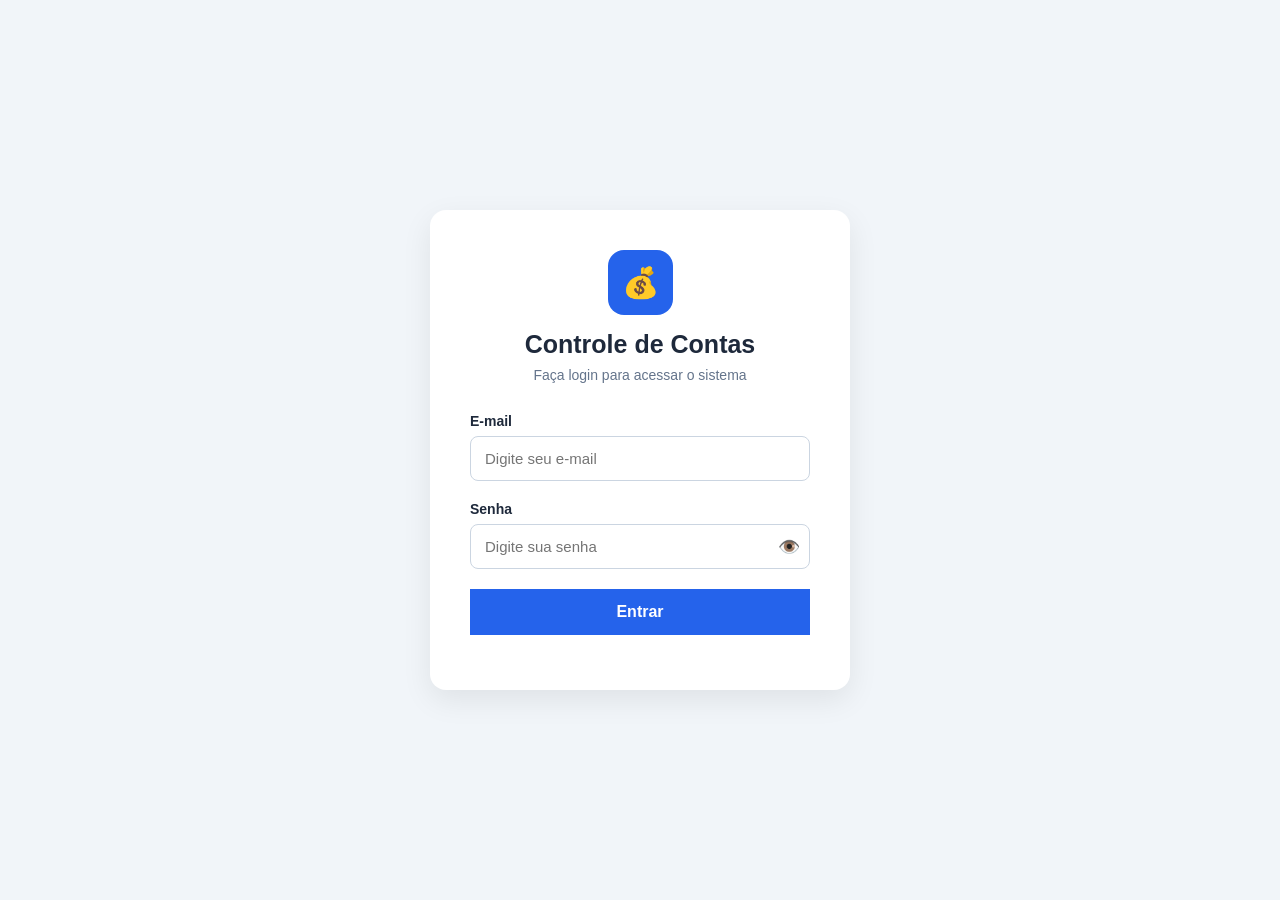
<file: index.html>
<!DOCTYPE html>
<html lang="pt-BR">

<head>
    <meta charset="UTF-8">
    <meta name="viewport" content="width=device-width, initial-scale=1.0">

    <title>Login | Controle de Contas</title>

    <link rel="stylesheet" href="css/styles.css">
</head>

<body>

    <main class="login-container">

        <section class="login-card">

            <div class="login-header">
                <div class="logo">💰</div>

                <h1>Controle de Contas</h1>

                <p>Faça login para acessar o sistema</p>
            </div>

            <form id="loginForm">

                <div class="form-group">
                    <label for="email">E-mail</label>

                    <input type="email" id="email" placeholder="Digite seu e-mail" required>
                </div>

                <div class="form-group">
                    <label for="password">Senha</label>

                    <div class="password-container">

                        <input type="password" id="password" placeholder="Digite sua senha" required>

                        <button type="button" id="togglePassword" class="toggle-password">
                            👁️
                        </button>

                    </div>
                </div>

                <button type="submit" class="btn-login">
                    Entrar
                </button>

                <p id="loginMessage" class="login-message"></p>

            </form>

        </section>

    </main>

    <script src="js/login.js"></script>

</body>

</html>
</file>
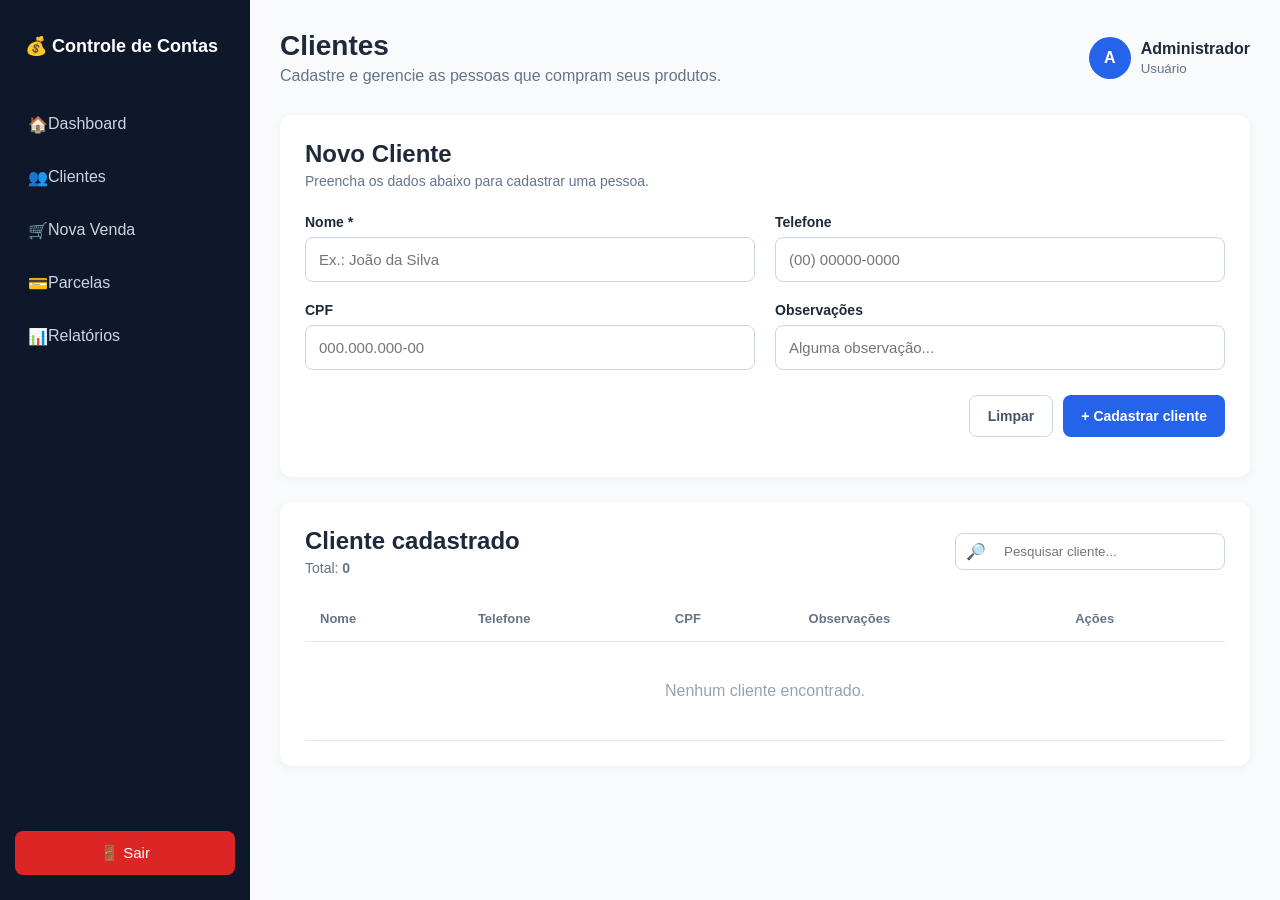
<file: clientes.html>
<!DOCTYPE html>
<html lang="pt-BR">
<head>
    <meta charset="UTF-8">
    <meta name="viewport" content="width=device-width, initial-scale=1.0">
    <title>Clientes | Controle de Contas</title>
    <link rel="stylesheet" href="css/dashboard.css">
    <link rel="stylesheet" href="css/clientes.css">
</head>
<body>
    <div class="app">
        <!-- MENU -->

        <aside class="sidebar">
            <div class="sidebar-logo">
                💰
                Controle de Contas
            </div>

            <nav>
                <a href="dashboard.html">
                    🏠
                    <span>Dashboard</span>
                </a>
                <a href="clientes.html">
                    👥
                    <span>Clientes</span>
                </a>

                <a href="nova-venda.html">
                    🛒
                    <span>Nova Venda</span>
                </a>

                <a href="#">
                    💳
                    <span>Parcelas</span>
                </a>

                <a href="#">
                    📊
                    <span>Relatórios</span>
                </a>
            </nav>

            <button
                id="logoutButton"
                class="logout"
            >
                🚪 Sair
            </button>
        </aside>

        <!-- CONTEÚDO -->
        <main class="main-content">
            <header class="topbar">
                <div>
                    <h1>Clientes</h1>

                    <p>
                        Cadastre e gerencie as pessoas que compram seus produtos.
                    </p>
                </div>

                <div class="user-info">
                    <div class="user-avatar">
                        A
                    </div>

                    <div>
                        <strong>Administrador</strong>
                        <small>Usuário</small>
                    </div>
                </div>
            </header>

            <!-- FORMULÁRIO -->
             <section class="form-card">
                <div class="section-title">
                    <div>
                        <h2>
                            Novo Cliente
                        </h2>

                        <p>Preencha os dados abaixo para cadastrar uma pessoa.</p>
                    </div>
                </div>

                <form id="clienteForm">
                    <div class="form-grid">
                        <div class="form-group">
                            <label for="nome">
                                Nome *
                            </label>

                            <input  type="text" id="nome"
                            placeholder="Ex.: João da Silva"
                            required
                            >
                        </div>

                        <div class="form-group">
                            <label for="telefone">
                                Telefone
                            </label>

                            <input type="tel" id="telefone"
                            placeholder="(00) 00000-0000"
                            >
                        </div>

                        <div class="form-group">
                            <label for="cpf">
                                CPF
                            </label>
                            <input type="text" id="cpf"
                            placeholder="000.000.000-00"
                            >
                        </div>

                        <div class="form-group">
                            <label for="observacoes">
                                Observações
                            </label>

                            <input
                                type="text"
                                id="observacoes"
                                placeholder="Alguma observação..."
                            />
                        </div>
                    </div>

                    <div class="form-actions">
                        <button class="btn-secondary"
                        type="reset"
                        >
                            Limpar
                        </button>

                        <button
                            type="submit"
                            class="btn-primary"
                        >
                            + Cadastrar cliente
                        </button>
                    </div>

                    <p id="clienteMessage"></p>
                </form>
             </section>

             <!-- LISTA -->
              <section class="clients-section">

                <div class="section-header">
                    <div>
                        <h2>Cliente  cadastrado</h2>

                        <p>Total: 
                            <strong id="totalClientes">0</strong>
                        </p>
                    </div>

                    <div class="search-box">
                        🔎
                        <input 
                            type="text"  
                            id="pesquisa"
                            placeholder="Pesquisar cliente..."
                        >
                    </div>
                </div>

                <div class="table-container">
                    <table>
                        <thead>
                            <tr>
                                <th>Nome</th>
                                <th>Telefone</th>
                                <th>CPF</th>
                                <th>Observações</th>
                                <th>Ações</th>
                            </tr>
                        </thead>

                        <tbody id="clientesTable"></tbody>
                    </table>
                </div>
              </section>
        </main>
    </div>

    <script src="js/clientes.js"></script>
</body>
</html>
</file>
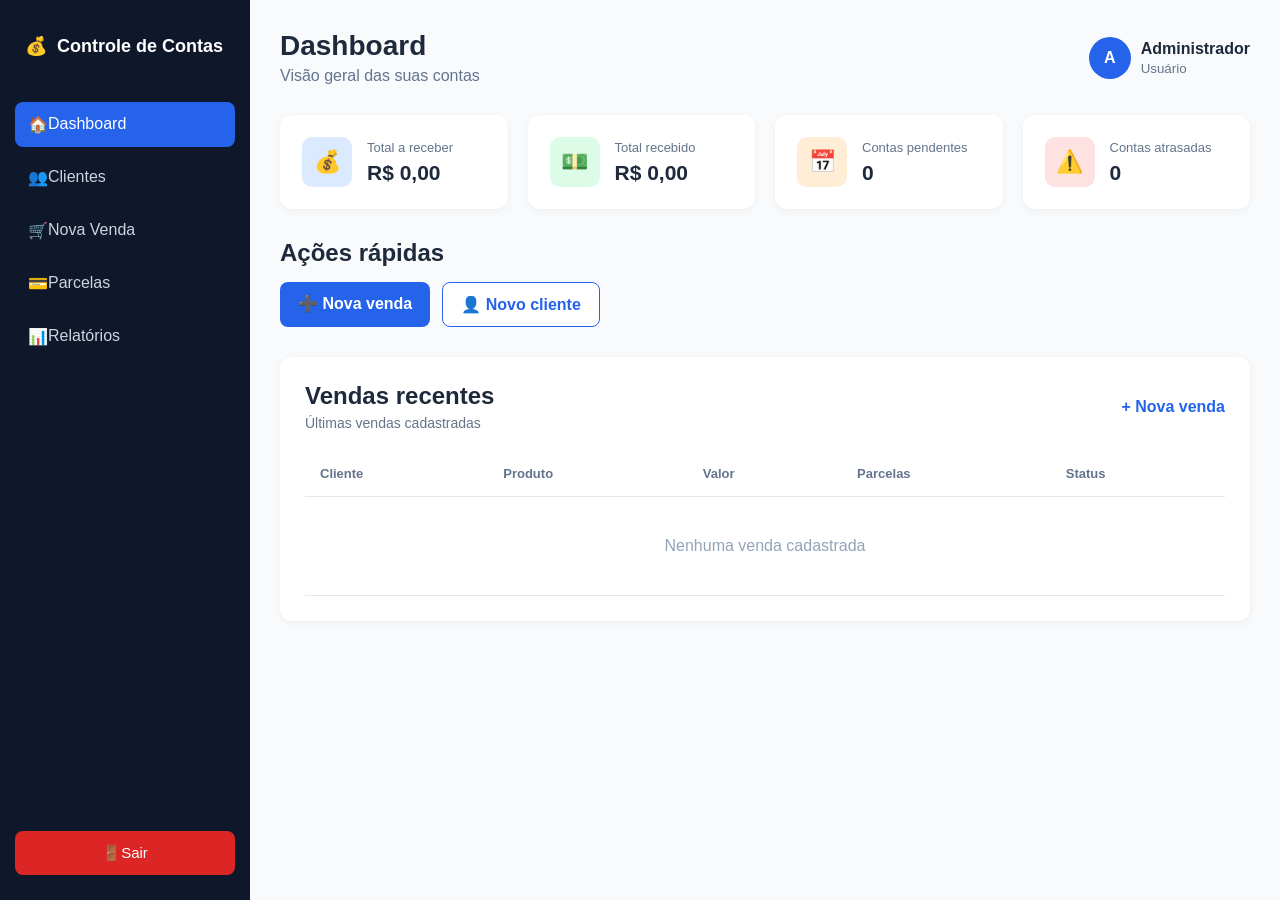
<file: dashboard.html>
<!DOCTYPE html>
<html lang="pt-BR">
<head>
    <meta charset="UTF-8">
    <meta name="viewport" content="width=device-width, initial-scale=1.0">
    <title>Dashboard | Controle de Contas</title>

    <link rel="stylesheet" href="css/dashboard.css">
</head>
<body>
   <div class="app">

    <!-- MENU LATERAL? -->

    <aside class="sidebar">
        <div class="sidebar-logo">
            💰
            <span>Controle de Contas</span>
        </div>

        <nav>
            <a href="dashboard.html" class="active">
                🏠
                <span>Dashboard</span>
            </a>

            <a href="clientes.html">
                👥
                <span>Clientes</span>
            </a>

            <a href="nova-venda.html">
                🛒
                <span>Nova Venda</span>
            </a>

            <a href="#">
                💳
                <span>Parcelas</span>
            </a>

            <a href="#">
                📊
                <span>Relatórios</span>
            </a>
        </nav>

        <button id="logoutButton" class="logout">
            🚪Sair
        </button>
    </aside>

    <!-- CONTEÚDO -->
     <main class="main-content">
        <header class="topbar">
            <div>
                <h1>Dashboard</h1>

                <p>Visão geral das suas contas</p>
            </div>

            <div class="user-info">
                <div class="user-avatar">
                    A
                </div>

                <div>
                    <strong>Administrador</strong>
                    <small>Usuário</small>
                </div>
            </div>
        </header>

        <!-- CARDS -->
         <section class="cards">
            <div class="card">
                <div class="card-icon blue">
                    💰
                </div>

                <div>
                    <span>Total a receber</span>

                    <strong id="totalReceber">
                        R$ 0,00
                    </strong>
                </div>
            </div>

            <div class="card">
                <div class="card-icon green">
                    💵
                </div>

                <div>
                    <span>Total recebido</span>

                    <strong id="totalRecebido">
                        R$ 0,00
                    </strong>
                </div>
            </div>

            <div class="card">
                <div class="card-icon orange">
                    📅
                </div>

                <div>
                    <span>
                        Contas pendentes
                    </span>

                    <strong id="contasPendentes">
                        0
                    </strong>
                </div>
            </div>

            <div class="card">
                <div class="card-icon red">
                    ⚠️
                </div>

                <div>
                    <span>
                        Contas atrasadas
                    </span>

                    <strong id="contasAtrasadas">
                        0
                    </strong>
                </div>
            </div>
         </section>

         <!-- AÇÕES RÁPIDAS -->

         <section class="quick-actions">
            <h2>Ações rápidas</h2>

            <div class="actions">
                <a href="nova-venda.html" class="action-button">
                    ➕ Nova venda
                </a>

                <a href="clientes.html" class="action-button secondary">
                    👤 Novo cliente
                </a>
            </div>
         </section>

         <!-- VENDAS -->

         <section class="recent-section">
            <div class="section-header">

                <div>
                    <h2>Vendas recentes</h2>
                    <p>Últimas vendas cadastradas</p>
                </div>

                <a href="nova-venda.html">
                    + Nova venda
                </a>
            </div>

            <div class="table-container">
                <table>
                    <thead>
                        <tr>
                            <th>Cliente</th>
                            <th>Produto</th>
                            <th>Valor</th>
                            <th>Parcelas</th>
                            <th>Status</th>
                        </tr>
                    </thead>

                    <tbody class="vendasTables">
                        <tr>
                            <td colspan="5" class="empty">
                                Nenhuma venda cadastrada
                            </td>
                        </tr>
                    </tbody>
                </table>
            </div>
         </section>
     </main>
   </div>

   <script src="js/dashboard.js"></script>
</body>
</html>
</file>
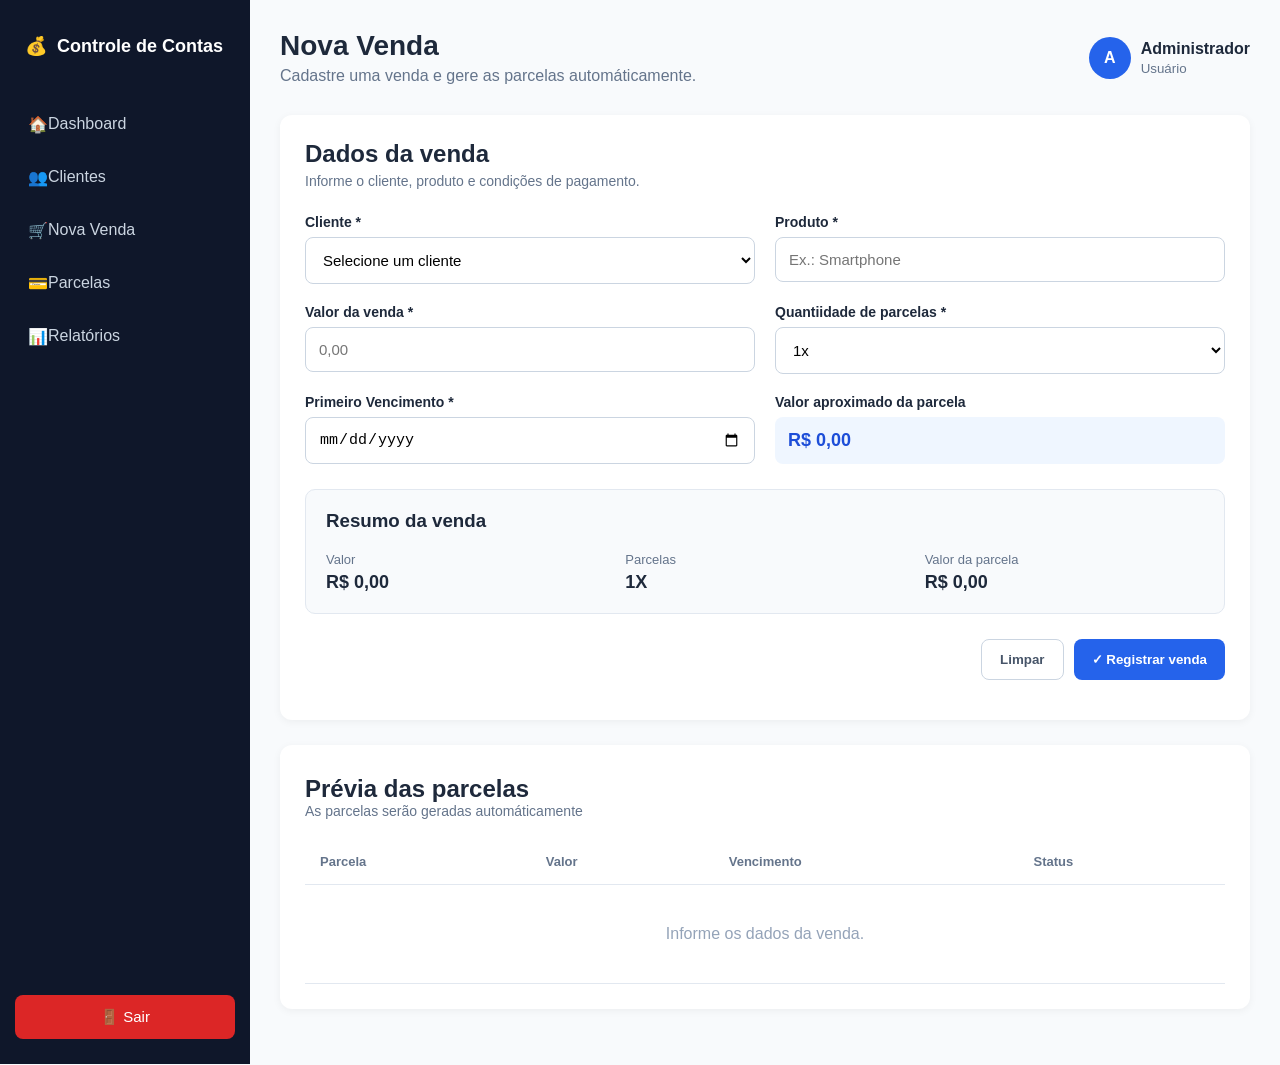
<file: nova-venda.html>
<!DOCTYPE html>
<html lang="pt-BR">

<head>
    <meta charset="UTF-8">
    <meta name="viewport" content="width=device-width, initial-scale=1.0">
    <title>Nova Venda | Controle de Contas</title>

    <link rel="stylesheet" href="css/dashboard.css">
    <link rel="stylesheet" href="css/venda.css">
</head>

<body>
    <div class="app">
        <aside class="sidebar">

            <div class="sidebar-logo">
                💰
                <span>Controle de Contas</span>
            </div>

            <nav>
                <a href="dashboard.html">
                    🏠
                    <span>Dashboard</span>
                </a>

                <a href="clientes.html">
                    👥
                    <span>Clientes</span>
                </a>

                <a href="nova-venda.html">
                    🛒
                    <span>Nova Venda</span>
                </a>

                <a href="#">
                    💳
                    <span>Parcelas</span>
                </a>

                <a href="#">
                    📊
                    <span>Relatórios</span>
                </a>
            </nav>

            <button id="logoutButton" class="logout">
                🚪 Sair
            </button>
        </aside>

        <main class="main-content">
            <header class="topbar">
                <div>
                    <h1>Nova Venda</h1>
                    <p>Cadastre uma venda e gere as parcelas automáticamente.</p>
                </div>

                <div class="user-info">
                    <div class="user-avatar">
                        A
                    </div>

                    <div>
                        <strong>Administrador</strong>
                        <small>Usuário</small>
                    </div>
                </div>
            </header>

            <section class="sale-card">
                <div class="section-title">
                    <h2>Dados da venda</h2>

                    <p>Informe o cliente, produto e condições de pagamento.</p>
                </div>

                <form id="vendaForm">
                    <div class="form-grid">
                        <div class="form-group">
                            <label for="cliente">
                                Cliente *
                            </label>

                            <select id="cliente" required>
                                <option value="">
                                    Selecione um cliente
                                </option>
                            </select>
                        </div>

                        <div class="form-group">
                            <label for="produto">
                                Produto *
                            </label>

                            <input type="text" id="produto" placeholder="Ex.: Smartphone" required />
                        </div>

                        <div class="form-group">
                            <label for="valor">
                                Valor da venda *
                            </label>

                            <input type="number" id="valor" placeholder="0,00" min="0.01" step="0.01" required />
                        </div>

                        <div class="form-group">
                            <label for="quantidadeParcelas">
                                Quantiidade de parcelas *
                            </label>

                            <select id="quantidadeParcelas">

                                <option value="1">1x</option>
                                <option value="2">2x</option>
                                <option value="3">3x</option>
                                <option value="4">4x</option>
                                <option value="5">5x</option>
                                <option value="6">6x</option>
                                <option value="7">7x</option>
                                <option value="8">8x</option>
                                <option value="9">9x</option>
                                <option value="10">10x</option>
                                <option value="11">11x</option>
                                <option value="12">12x</option>
                            </select>
                        </div>

                        <div class="form-group">
                            <label for="primeiroVencimento">
                                Primeiro Vencimento *
                            </label>

                            <input 
                                type="date" 
                                id="primeiroVencimento"
                                required    
                            >
                        </div>

                        <div class="form-group">
                            <label>
                                Valor aproximado da parcela
                            </label>

                            <div class="installment-value" id="valorParcela">
                                R$ 0,00
                            </div>
                        </div>
                    </div> 

                    <div class="preview">
                        <h3>Resumo da venda</h3>

                        <div class="preview-grid">
                            <div>
                                <span>Valor</span>
                                <strong id="resumoValor">
                                    R$ 0,00
                                </strong>
                            </div>

                            <div>
                                <span>Parcelas</span>
                                <strong id="resumoParcelas">
                                    1X
                                </strong>
                            </div>

                            <div>
                                <span>Valor da parcela</span>
                                <strong id="resumoValorParcela">
                                    R$ 0,00
                                </strong>
                            </div>
                        </div>
                    </div>

                    <div class="form-actions">
                        <button type="reset" class="btn-secondary">
                            Limpar
                        </button>

                        <button type="submit" class="btn-primary">
                            ✓ Registrar venda
                        </button>
                    </div>

                    <p id="vendaMessage"></p>

                </form>
            </section>

            <section class="installments-card">
                <h2>Prévia das parcelas</h2>

                <p class="description">
                    As parcelas serão geradas automáticamente
                </p>

                <div class="table-container">
                    <table>
                        <thead>
                            <tr>
                                <th>Parcela</th>
                                <th>Valor</th>
                                <th>Vencimento</th>
                                <th>Status</th>
                            </tr>
                        </thead>

                        <tbody id="previewParcelas">
                            <tr>
                                <td colspan="4" class="empty">
                                    Informe os dados da venda.
                                </td>
                            </tr>
                        </tbody>
                    </table>
                </div>
            </section>
        </main>
    </div>

    <script src="js/vendas.js"></script>
</body>

</html>
</file>
<file: css/styles.css>
* {
    margin: 0;
    padding:0;
    box-sizing: border-box;
}

body {
    font-family: Arial, sans-serif;
    background: #F1F5F9;
    color: #1E293B;
}

.login-container {
    min-height: 100vh;
    display: flex;
    align-items: center;
    justify-content: center;

    padding: 20px;
}

.login-card {
    width: 100%;
    max-width: 420px;

    background: white;
    padding: 40px;

    border-radius: 16px;
    box-shadow: 0 10px 30px rgba(0, 0, 0, 0.080);
}

.login-header {
    text-align: center;
    margin-bottom: 30px;
}

.logo {
    width: 65px;
    height: 65px;

    margin: 0 auto 15px;

    display: flex;
    align-items: center;
    justify-content: center;

    background: #2563EB;
    border-radius: 16px;
    font-size: 30px;
}

.login-header h1 {
    font-size: 25px;
    margin-bottom: 8px;
}

.login-header p {
    color: #64748B;
    font-size: 14px;
}

.form-group {
    margin-bottom: 20px;
}

.form-group label {
    display: block;
    margin-bottom: 7px;
    font-size: 14px;
    font-weight: bold;
}

.form-group input {
    width: 100%;
    padding: 13px 14px;
    border: 1px solid #CBD5E1;
    border-radius: 8px;
    font-size: 15px;
    outline: none;
    transition: 0.2s;
}

.form-group input:focus {
    border-color: #2563EB;
    box-shadow: 0 0 0 3px rgba(37, 99, 235, 0.1);
}

.password-container {
    position: relative;
}

.password-container input {
    padding-right: 45px;
}

.toggle-password {
    position: absolute;
    right: 10px;
    top: 50%;

    transform: translateY(-50%);
    border: none;
    background: transparent;
    cursor: pointer;
    font-size: 18px;
}

.btn-login {
    width: 100%;
    padding: 14px;
    border: none;
    background: #2563EB;
    color: white;
    font-size: 16px;
    font-weight: bold;
    cursor: pointer;
    transition: 0.2s;
}

.login-message {
    margin-top: 15px;
    text-align: center;
    font-size: 14px;
}
</file>
<file: css/dashboard.css>
* {
    margin: 0;
    padding: 0;
    box-sizing: border-box;
}

body {
    font-family: Arial, sans-serif;
    background: #F8FAFC;
    color: #1E293B;
}

.app {
    display: flex;
    min-height: 100vh;
}

/*SIDEBAR */

.sidebar {
    width: 250px;
    background: #0F172A;
    color: white;

    padding: 25px 15px;

    display: flex;
    flex-direction: column;
}

.sidebar-logo {
    display: flex;
    align-items: center;
    gap: 10px;

    font-size: 18px;
    font-weight: bold;

    padding: 10px;
    margin-bottom: 35px;
}

.sidebar-logo::first-letter {
    font-size: 25px;
}

.sidebar nav {
    display: flex;
    flex-direction: column;
    gap: 8px;
}

.sidebar nav a {
    color: #CBD5E1;
    text-decoration: none;
    padding: 13px;
    border-radius: 8px;
    display: flex;
    transition: 0.2s;
}

.sidebar nav a:hover,
.sidebar nav a.active {
    background: #2563EB;
    color: white;
}

.logout {
    margin-top: auto;
    padding: 13px;
    border: none;
    border-radius: 8px;
    background: #DC2626;
    color: white;
    font-size: 15px;
    cursor: pointer;
}

/* CONTEÚDO */
.main-content {
    flex: 1;
    padding: 30px;
}

/* TOPBAR */
.topbar {
    display: flex;
    justify-content: space-between;
    align-items: center;
    margin-bottom: 30px;
}

.topbar h1 {
    font-size: 28px;
    margin-bottom: 5px;
}

.topbar p {
    color: #64748B;
}

.user-info {
    display: flex;
    align-items: center;
    gap: 10px;
}

.user-avatar {
    width: 42px;
    height: 42px;
    border-radius: 50%;
    background: #2563EB;
    color: white;
    display: flex;
    align-items: center;
    justify-content: center;
    font-weight: bold;
}

.user-info small {
    display: block;
    color: #64748B;
    margin-top: 3px;
}

/* CARDS */
.cards {
    display: grid;
    grid-template-columns: repeat(4, 1fr);
    gap: 20px;
    margin-bottom: 30px;
}

.card {
    background: white;
    padding: 22px;
    border-radius: 12px;
    display: flex;
    align-items: center;
    gap: 15px;
    box-shadow: 0 2px 8px rgba(0, 0, 0, 0.05);
}

.card-icon {
    width: 50px;
    height: 50px;
    border-radius: 10px;
    display: flex;

    align-items: center;
    justify-content: center;
    font-size: 22px;
}

.blue {
    background: #dbeafe;
}

.green {
    background: #DCFCE7;
}

.orange {
    background: #FFEDD5;
}

.red {
    background: #FEE2E2;
}

.card span {
    display: block;
    color: #64748B;
    font-size: 13px;
    margin-bottom: 6px;
}

.card strong {
    font-size: 21px;
}

/* AÇÕES */
.quick-actions {
    margin-bottom: 30px;
}

.quick-actions h2 {
    margin-bottom: 15px;
}

.actions {
    display: flex;
    gap: 12px;
}

.action-button {
    display: inline-block;
    background: #2563EB;
    color: white;
    text-decoration: none;
    padding: 12px 18px;
    border-radius: 8px;
    font-weight: bold;
}

.action-button.secondary {
    background: white;
    color: #2563EB;

    border: 1px solid #2563EB;
}

/* TABELA */
.recent-section {
    background: white;
    border-radius: 12px;
    padding: 25px;
    box-shadow: 0 2px 8px rgba(0, 0, 0, 0.05);
}

.section-header {
    display: flex;
    justify-content: space-between;
    align-items: center;
    margin-bottom: 20px;
}

.section-header h2 {
    margin-bottom: 5px;
}

.section-header p {
    color: #64748B;
    font-size: 14px;
}

.section-header a {
    color: #2563EB;
    text-decoration: none;
    font-weight: bold;
}

.table-container {
    overflow-x: auto;
}

table {
    width: 100%;
    border-collapse: collapse;
}

th,
td {
    padding: 15px;
    text-align: left;
    border-bottom: 1px solid #e2e8f0;
}

th {
    color: #64748B;
    font-size: 13px;
}

.empty {
    text-align: center;
    color: #94A3B8;
    padding: 40px;
}

/* RESPONSIVO */
@media (max-width: 1000px) {
    
    .cards {
        grid-template-columns: repeat(2, 1fr);
    }
}

@media (max-width: 700px) {
    .sidebar {
        width: 70px;
        padding: 20px 10px;
    }

    .sidebar-logo span,
    .sidebar nav span {
        display: none;
    }

    .sidebar nav a {
        justify-content: center;
    }

    .logout {
        font-size: 0;
    }

    .logout::first-letter {
        font-size: 18px;
    }

    .main-content {
        padding: 20px;
    }

    .topbar {
        align-items: flex-start;
    }

    .user-info div:last-child {
        display: none;
    }
}

@media (max-width: 500px) {
    .cards {
        grid-template-columns: 1fr;
    }

    .actions {
        flex-direction: column;
    }

    .action-button {
        text-align: center;
    }
}
</file>
<file: css/clientes.css>
.form-card,
.clients-section {
    background: white;
    border-radius: 12px;
    padding: 25px;
    margin-bottom: 25px;
    box-shadow: 0 2px 8px rgba(0, 0, 0, 0.05);
}

.section-title {
    margin-bottom: 25px;
}

.section-title h2 {
    margin-bottom: 5px;
}

.section-title p {
    color: #64748B;
    font-size: 14px;
}

.form-grid {
    display: grid;
    grid-template-columns: repeat(2, 1fr);
    gap: 20px;
}

.form-group label {
    display: block;
    margin-bottom: 7px;
    font-size: 14px;
    font-weight: bold;
}

.form-group input {
    width: 100%;
    padding: 13px;
    border: 1px solid #CBD5E1;
    border-radius: 8px;
    font-size: 15px;
    outline: none;
}

.form-group input:focus {
    border-color: #2563eb;
    box-shadow: 0 0 0 3px rgba(37, 99, 235, 0.1);
}

.form-actions {
    display: flex;
    justify-content: flex-end;
    gap: 10px;
    margin-top: 25px;
}

.btn-primary,
.btn-secondary {
    padding: 12px 18px;
    border-radius: 8px;
    cursor: pointer;
    font-weight: bold;
    font-size: 14px;
}

.btn-primary {
    background: #2563eb;
    border: none;
    color: white;
}

.btn-primary:hover {
    background: #1d4ed8;
}

.btn-secondary {
    background: white;
    border: 1px solid #CBD5E1;
    color: #475569;
}

#clienteMessage {
    margin-top: 15px;
    text-align: right;
    font-size: 14px;
}

.search-box {
    display: flex;
    align-items: center;
    gap: 8px;
    border: 1px solid #CBD5E1;
    border-radius: 8px;
    padding: 0 10px;
    background: white;
}

.search-box input {
    border: none;
    outline: none;
    padding: 10px;
    width: 220px;
}

.btn-delete {
    border: none;
    background: #fee2e2;
    color: #dc2626;
    padding: 8px 12px;
    border-radius: 6px;
    cursor: pointer;
    font-weight: bold;
}

.btn-delete:hover {
    background: #fecaca;
}

@media (max-width: 700px) {
    .form-grid {
        grid-template-columns: 1fr;
    }

    .section-header {
        flex-direction: column;
        align-items: flex-start;
        gap: 15px;
    }

    .search-box { 
        width: 100%;
    }

    .search-box input {
        width: 100%;
    }

    .form-actions {
        flex-direction: column;
    }

    .btn-primary,
    .btn-secondary {
        width: 100%;
    }
}
</file>
<file: css/venda.css>
.sale-card,
.installments-card {
    background: white;
    padding: 25px;
    border-radius: 12px;
    margin-bottom: 25px;
    box-shadow: 0 2px 8px rgba(0, 0, 0, 0.05);
}

.section-title {
    margin-bottom: 25px;
}

.section-title h2 {
    margin-bottom: 5px;
}

.section-title p,
.description {
    color: #64748b;
    font-size: 14px;
}

.form-grid {
    display: grid;
    grid-template-columns: repeat(2, 1fr);
    gap: 20px;
}

.form-group label {
    display: block;
    margin-bottom: 7px;
    font-weight: bold;
    font-size: 14px;
}

.form-group input,
.form-group select {
    width: 100%;
    padding: 13px;

    border: 1px solid #cbd5e1;
    border-radius: 8px;

    background: white;

    font-size: 15px;
    outline: none;
}

.form-group input:focus,
.form-group select:focus {
    border-color: #2563eb;
    box-shadow: 0 0 0 3px rgba(37, 99, 235, 0.1);
}

.installment-value {
    padding: 13px;
    border-radius: 8px;
    background: #eff6ff;
    color: #1d4ed8;
    font-size: 18px;
    font-weight: bold;
}

.preview {
    background: #f8fafc;
    border: 1px solid #e2e8f0;
    border-radius: 10px;
    padding: 20px;
    margin-top: 25px;
}

.preview h3 {
    margin-bottom: 20px;
}

.preview-grid {
    display: grid;
    grid-template-columns: repeat(3, 1fr);
    gap: 20px;
}

.preview-grid span {
    display: block;
    color: #64748b;
    font-size: 13px;
    margin-bottom: 5px;
}

.preview-grid strong {
    font-size: 18px;
}

.form-actions {
    display: flex;
    justify-content: flex-end;
    gap: 10px;
    margin-top: 25px;
}

.btn-primary,
.btn-secondary {
    padding: 12px 18px;
    border-radius: 8px;
    font-weight: bold;
    cursor: pointer;
}

.btn-primary {
    border: none;
    background: #2563eb;
    color: white;
}

.btn-secondary {
    background: white;
    border: 1px solid #cbd5e1;
    color: #475569;
}

#vendaMessage {
    text-align: right;
    margin-top: 15px;
    font-size: 14px;
}

.installments-card h2 {
    margin-top: 5px;
}

.installments-card .description {
    margin-bottom: 20px;
}

.status-pendente {
    display: inline-block;
    padding: 5px 10px;
    border-radius: 20px;
    background: #fef3c7;
    color: #92900e;
    font-size: 12px;
    font-weight: bold;
}

@media (max-width: 700px) {
    .form-grid {
        grid-template-columns: 1fr;
    }

    .preview-grid {
        grid-template-columns: 1fr;
    }

    .form-actions {
        flex-direction: column;
    }

    .btn-primary,
    .btn-secondary {
        width: 100%;
    }
}
</file>
